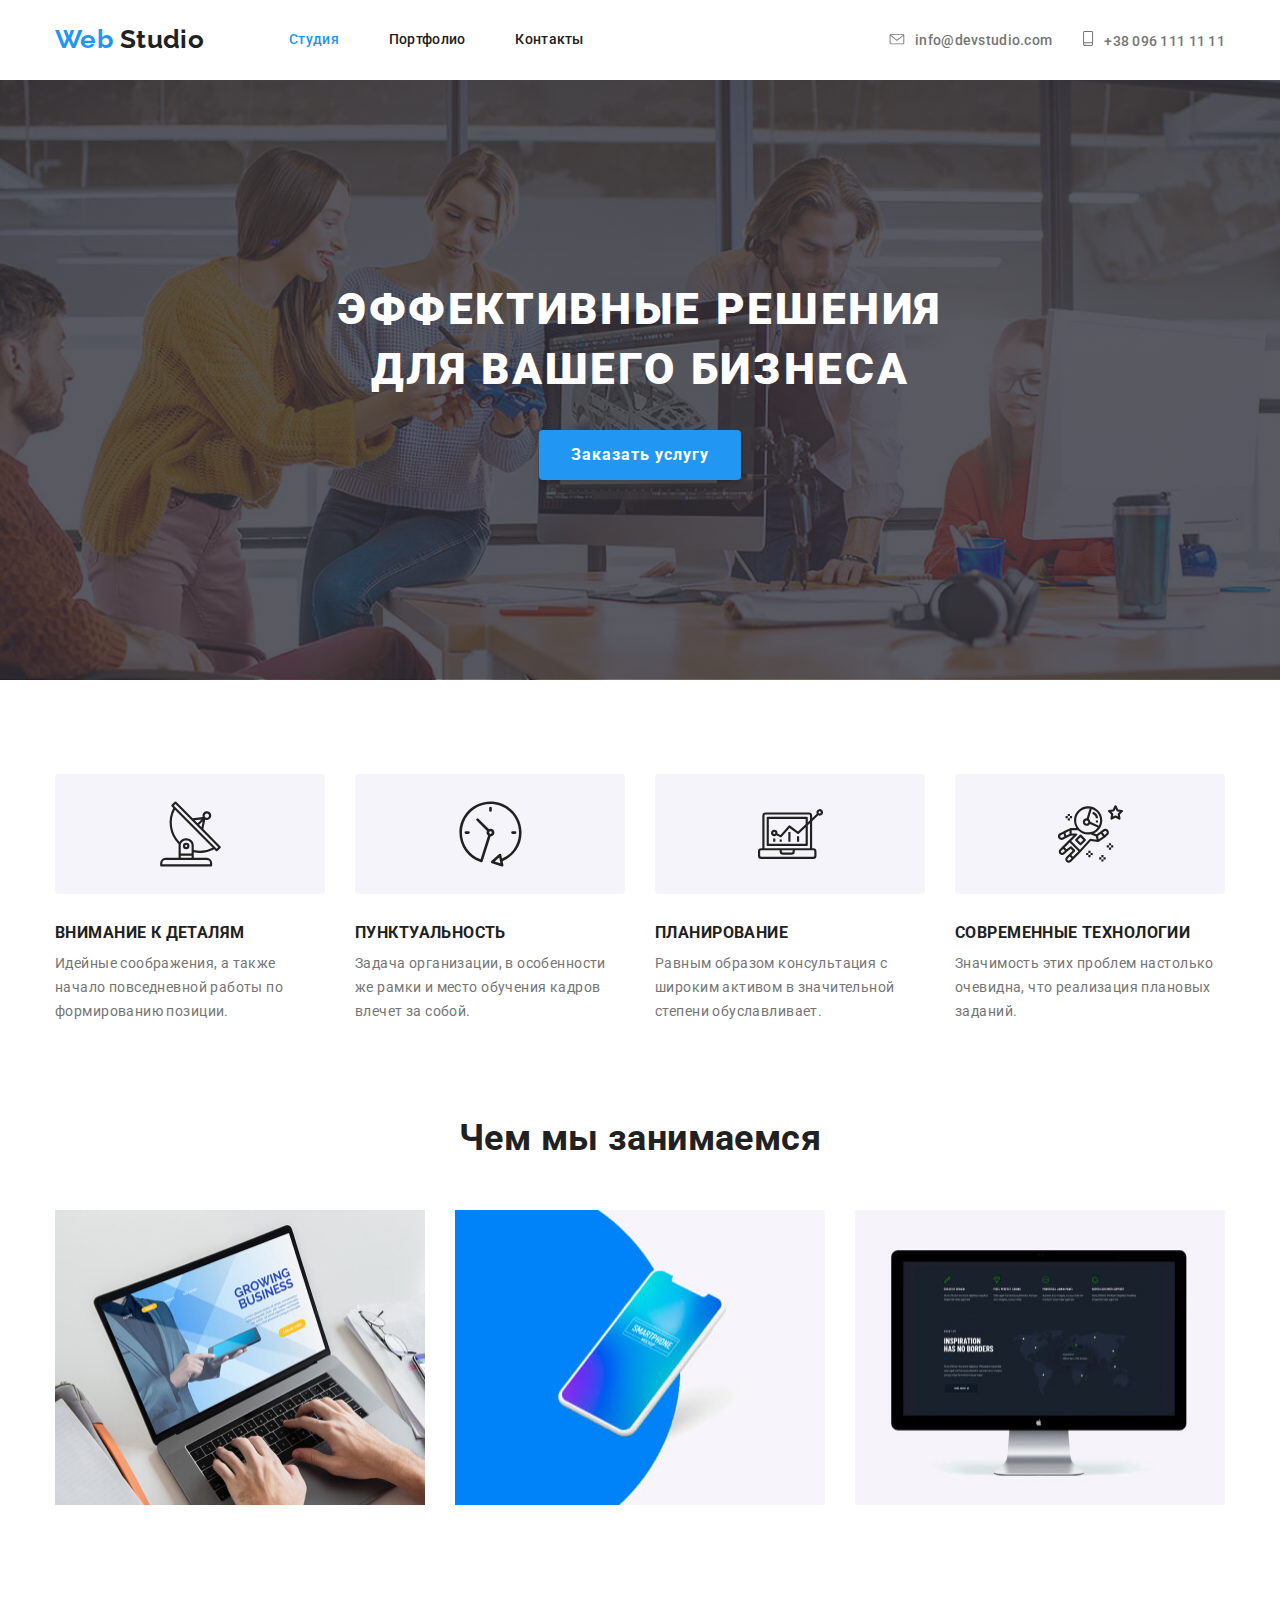
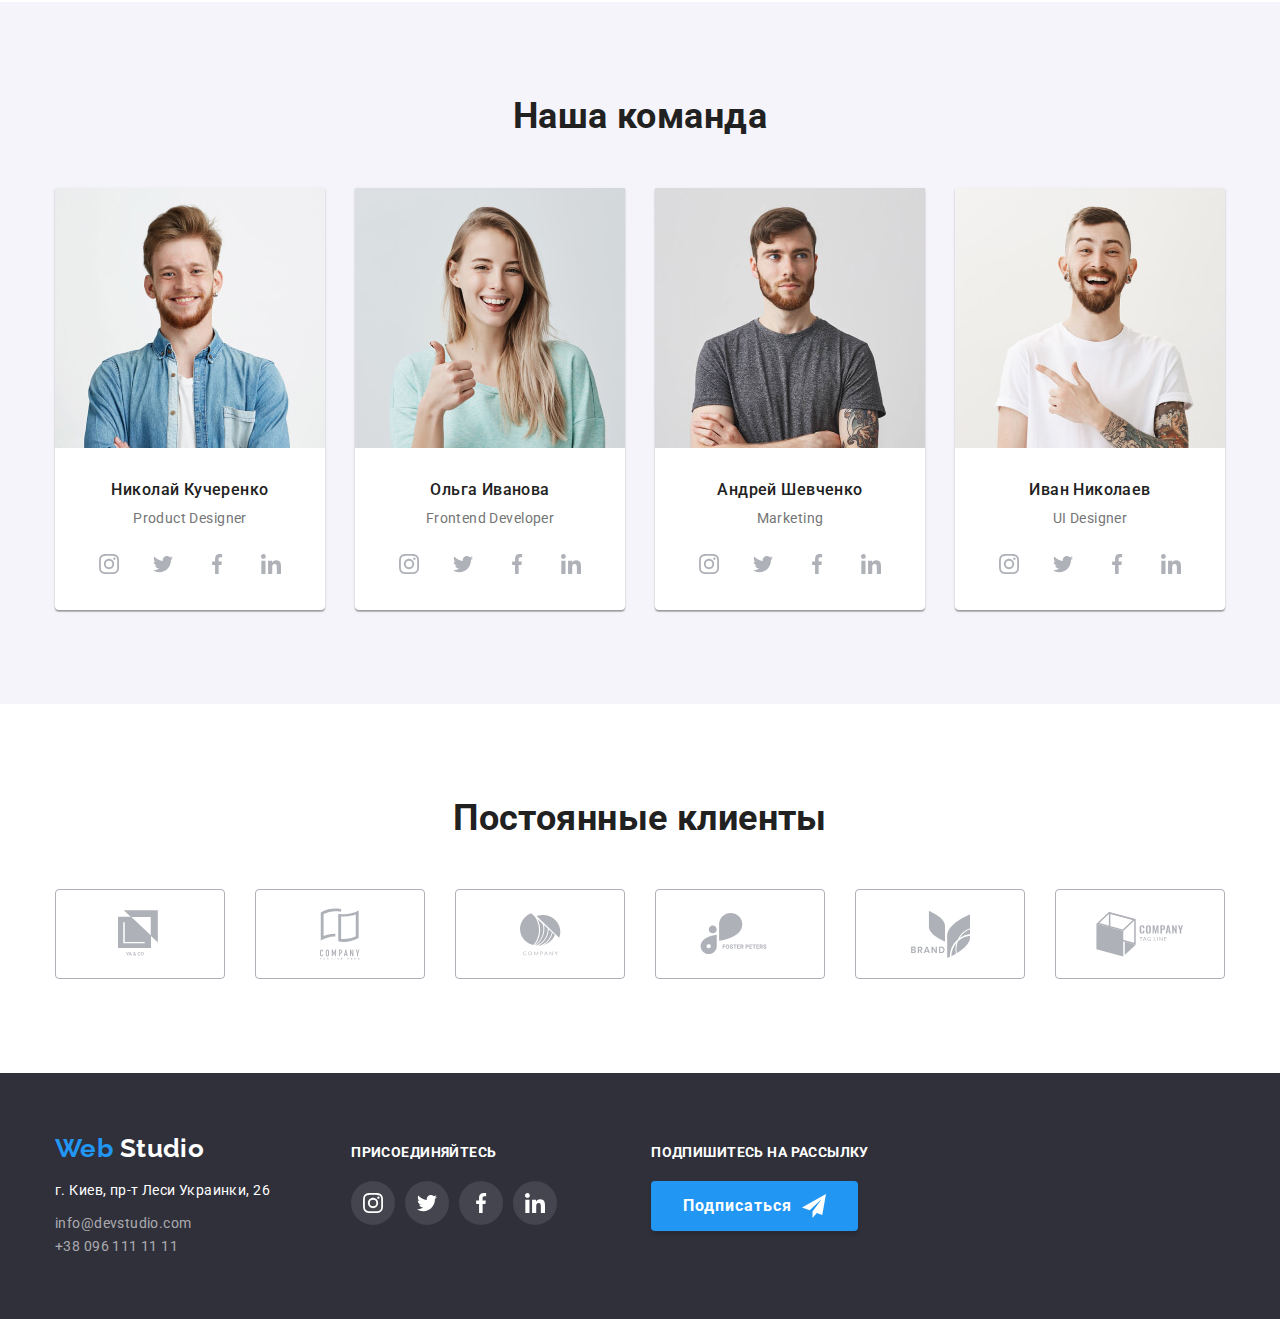
<file: index.html>
<!DOCTYPE html>
<html lang="ru">
  <head>
    <meta charset="UTF-8" />
    <meta name="viewport" content="width=device-width, initial-scale=1.0" />
    <link
      href="https://fonts.googleapis.com/css2?family=Raleway:wght@700&family=Roboto:wght@400;500;700;900&display=swap"
      rel="stylesheet"
    />
    <link rel="stylesheet" href="./css/normalize.css" />
    <link rel="stylesheet" href="./css/style.css" />
    <title>Web Studio</title>
  </head>
  <body>
    <!-- Шапка сайта -->
    <header class="header">
      <div class="container">
        <nav class="navigation">
          <a href="./index.html" lang="en" class="logo"
            >Web <span class="up">Studio</span></a
          >
          <ul class="site-nav list">
            <li class="site-nav-item">
              <a href="./index.html" class="link current">Студия</a>
            </li>
            <li class="site-nav-item">
              <a href="./portfolio.html" class="link">Портфолио</a>
            </li>
            <li class="site-nav-item"><a href="" class="link">Контакты</a></li>
          </ul>
        </nav>
        <ul class="contacts list">
          <li class="contacts-item">
            <a href="mailto:info@devstudio.com" class="link"
              ><svg class="contacts-icon" width="16" height="11">
                <use
                  href="./images/main-page/sprite.svg#icon-envelope"
                ></use></svg
              >info@devstudio.com</a
            >
          </li>
          <li class="contacts-item">
            <a href="tel:+380961111111" class="link"
              ><svg class="contacts-icon" width="12" height="15">
                <use
                  href="./images/main-page/sprite.svg#icon-smartphone"
                ></use></svg
              >+38 096 111 11 11</a
            >
          </li>
        </ul>
      </div>
    </header>
    <main>
      <!-- Герой -->
      <section class="hero">
        <div class="container">
          <h1 class="hero-title">Эффективные решения для вашего бизнеса</h1>
          <button class="hero-button" type="button">Заказать услугу</button>
        </div>
      </section>
      <!-- Преимущества -->
      <section class="section">
        <div class="container">
          <h2 hidden class="section-title">Наши преимущества</h2>
          <ul class="advantages list">
            <li class="advantages-list">
              <div class="advantages-image">
                <svg class="advantages-icon">
                  <use href="./images/main-page/sprite.svg#icon-antenna"></use>
                </svg>
              </div>
              <h3 class="advantages-title">Внимание к деталям</h3>
              <p class="advantages-item">
                Идейные соображения, а также начало повседневной работы по
                формированию позиции.
              </p>
            </li>
            <li class="advantages-list">
              <div class="advantages-image">
                <svg class="advantages-icon">
                  <use href="./images/main-page/sprite.svg#icon-clock"></use>
                </svg>
              </div>
              <h3 class="advantages-title">Пунктуальность</h3>
              <p class="advantages-item">
                Задача организации, в особенности же рамки и место обучения
                кадров влечет за собой.
              </p>
            </li>
            <li class="advantages-list">
              <div class="advantages-image">
                <svg class="advantages-icon">
                  <use href="./images/main-page/sprite.svg#icon-diagram"></use>
                </svg>
              </div>
              <h3 class="advantages-title">Планирование</h3>
              <p class="advantages-item">
                Равным образом консультация с широким активом в значительной
                степени обуславливает.
              </p>
            </li>
            <li class="advantages-list">
              <div class="advantages-image">
                <svg class="advantages-icon">
                  <use
                    href="./images/main-page/sprite.svg#icon-astronaut"
                  ></use>
                </svg>
              </div>
              <h3 class="advantages-title">Современные технологии</h3>
              <p class="advantages-item">
                Значимость этих проблем настолько очевидна, что реализация
                плановых заданий.
              </p>
            </li>
          </ul>
        </div>
      </section>
      <!-- Чем мы занимаемся -->
      <section class="section section-service">
        <div class="container">
          <h2 class="section-title">Чем мы занимаемся</h2>
          <ul class="service list">
            <li class="service-list">
              <img
                src="./images/main-page/laptop.jpg"
                alt="ноутбук"
                width="370"
                height="295"
              />
              <!-- <p class="service-item">Десктопные приложения</p> -->
            </li>
            <li class="service-list">
              <img
                src="./images/main-page/mobile.jpg"
                alt="мобильный телефон"
                width="370"
                height="295"
              />
              <!-- <p class="service-item">Мобильные приложения</p> -->
            </li>
            <li class="service-list">
              <img
                src="./images/main-page/computer.jpg"
                alt="экран монитора"
                width="370"
                height="295"
              />
              <!-- <p class="service-item">Дизайнерские решения</p> -->
            </li>
          </ul>
        </div>
      </section>
      <!-- Наша команда -->
      <section class="section section-team">
        <div class="container">
          <h2 class="section-title">Наша команда</h2>
          <ul class="team list">
            <li class="team-list">
              <img
                src="./images/main-page/team-1.jpg"
                alt="фото Николая Кучеренко"
                width="270"
                height="260"
              />
              <h3 class="team-name">Николай Кучеренко</h3>
              <p class="team-position">Product Designer</p>
              <ul class="social list">
                <li class="social-link">
                  <a href="" class="link" aria-label="Сссылка на Instagram"
                    ><svg class="social-icon">
                      <use
                        href="./images/main-page/sprite.svg#icon-instagram"
                      ></use>
                    </svg>
                  </a>
                </li>
                <li class="social-link">
                  <a href="" class="link" aria-label="Сссылка на Twitter"
                    ><svg class="social-icon">
                      <use
                        href="./images/main-page/sprite.svg#icon-twitter"
                      ></use>
                    </svg>
                  </a>
                </li>
                <li class="social-link">
                  <a href="" class="link" aria-label="Сссылка на Facebook"
                    ><svg class="social-icon">
                      <use
                        href="./images/main-page/sprite.svg#icon-facebook"
                      ></use>
                    </svg>
                  </a>
                </li>
                <li class="social-link">
                  <a href="" class="link" aria-label="Сссылка на LinkedIn"
                    ><svg class="social-icon">
                      <use
                        href="./images/main-page/sprite.svg#icon-linkedin"
                      ></use>
                    </svg>
                  </a>
                </li>
              </ul>
            </li>
            <li class="team-list">
              <img
                src="./images/main-page/team-2.jpg"
                alt="фото Ольга Иванова"
                width="270"
                height="260"
              />
              <h3 class="team-name">Ольга Иванова</h3>
              <p class="team-position">Frontend Developer</p>
              <ul class="social list">
                <li class="social-link">
                  <a href="" class="link" aria-label="Сссылка на Instagram"
                    ><svg class="social-icon">
                      <use
                        href="./images/main-page/sprite.svg#icon-instagram"
                      ></use>
                    </svg>
                  </a>
                </li>
                <li class="social-link">
                  <a href="" class="link" aria-label="Сссылка на Twitter"
                    ><svg class="social-icon">
                      <use
                        href="./images/main-page/sprite.svg#icon-twitter"
                      ></use>
                    </svg>
                  </a>
                </li>
                <li class="social-link">
                  <a href="" class="link" aria-label="Сссылка на Facebook"
                    ><svg class="social-icon">
                      <use
                        href="./images/main-page/sprite.svg#icon-facebook"
                      ></use>
                    </svg>
                  </a>
                </li>
                <li class="social-link">
                  <a href="" class="link" aria-label="Сссылка на LinkedIn"
                    ><svg class="social-icon">
                      <use
                        href="./images/main-page/sprite.svg#icon-linkedin"
                      ></use>
                    </svg>
                  </a>
                </li>
              </ul>
            </li>
            <li class="team-list">
              <img
                src="./images/main-page/team-3.jpg"
                alt="фото Андрей Шевченко"
                width="270"
                height="260"
              />
              <h3 class="team-name">Андрей Шевченко</h3>
              <p class="team-position">Marketing</p>
              <ul class="social list">
                <li class="social-link">
                  <a href="" class="link" aria-label="Сссылка на Instagram"
                    ><svg class="social-icon">
                      <use
                        href="./images/main-page/sprite.svg#icon-instagram"
                      ></use>
                    </svg>
                  </a>
                </li>
                <li class="social-link">
                  <a href="" class="link" aria-label="Сссылка на Twitter"
                    ><svg class="social-icon">
                      <use
                        href="./images/main-page/sprite.svg#icon-twitter"
                      ></use>
                    </svg>
                  </a>
                </li>
                <li class="social-link">
                  <a href="" class="link" aria-label="Сссылка на Facebook"
                    ><svg class="social-icon">
                      <use
                        href="./images/main-page/sprite.svg#icon-facebook"
                      ></use>
                    </svg>
                  </a>
                </li>
                <li class="social-link">
                  <a href="" class="link" aria-label="Сссылка на LinkedIn"
                    ><svg class="social-icon">
                      <use
                        href="./images/main-page/sprite.svg#icon-linkedin"
                      ></use>
                    </svg>
                  </a>
                </li>
              </ul>
            </li>
            <li class="team-list">
              <img
                src="./images/main-page/team-4.jpg"
                alt="фото Иван Николаев"
                width="270"
                height="260"
              />
              <h3 class="team-name">Иван Николаев</h3>
              <p class="team-position">UI Designer</p>
              <ul class="social list">
                <li class="social-link">
                  <a href="" class="link" aria-label="Сссылка на Instagram"
                    ><svg class="social-icon">
                      <use
                        href="./images/main-page/sprite.svg#icon-instagram"
                      ></use>
                    </svg>
                  </a>
                </li>
                <li class="social-link">
                  <a href="" class="link" aria-label="Сссылка на Twitter"
                    ><svg class="social-icon">
                      <use
                        href="./images/main-page/sprite.svg#icon-twitter"
                      ></use>
                    </svg>
                  </a>
                </li>
                <li class="social-link">
                  <a href="" class="link" aria-label="Сссылка на Facebook"
                    ><svg class="social-icon">
                      <use
                        href="./images/main-page/sprite.svg#icon-facebook"
                      ></use>
                    </svg>
                  </a>
                </li>
                <li class="social-link">
                  <a href="" class="link" aria-label="Сссылка на LinkedIn"
                    ><svg class="social-icon">
                      <use
                        href="./images/main-page/sprite.svg#icon-linkedin"
                      ></use>
                    </svg>
                  </a>
                </li>
              </ul>
            </li>
          </ul>
        </div>
      </section>
      <!-- Постоянные клиенты -->
      <section class="section">
        <div class="container">
          <h2 class="section-title">Постоянные клиенты</h2>
          <ul class="client list">
            <li class="client-list">
              <a
                class="client-list-link"
                href=""
                aria-label="Ссылка на клиент 1"
              >
                <svg class="client-icon" width="44" height="49">
                  <use
                    href="./images/main-page/sprite.svg#icon-logo1"
                  ></use></svg
              ></a>
            </li>
            <li class="client-list">
              <a
                class="client-list-link"
                href=""
                aria-label="Ссылка на клиент 2"
              >
                <svg class="client-icon" width="40" height="52">
                  <use
                    href="./images/main-page/sprite.svg#icon-logo2"
                  ></use></svg
              ></a>
            </li>
            <li class="client-list">
              <a
                class="client-list-link"
                href=""
                aria-label="Ссылка на клиент 3"
              >
                <svg class="client-icon" width="41" height="43">
                  <use
                    href="./images/main-page/sprite.svg#icon-logo3"
                  ></use></svg
              ></a>
            </li>
            <li class="client-list">
              <a
                class="client-list-link"
                href=""
                aria-label="Ссылка на клиент 4"
              >
                <svg class="client-icon" width="80" height="42">
                  <use
                    href="./images/main-page/sprite.svg#icon-logo4"
                  ></use></svg
              ></a>
            </li>
            <li class="client-list">
              <a
                class="client-list-link"
                href=""
                aria-label="Ссылка на клиент 5"
                ><svg class="client-icon" width="59" height="47">
                  <use
                    href="./images/main-page/sprite.svg#icon-logo5"
                  ></use></svg
              ></a>
            </li>
            <li class="client-list">
              <a
                class="client-list-link"
                href=""
                aria-label="Ссылка на клиент 6"
                ><svg class="client-icon" width="88" height="45">
                  <use
                    href="./images/main-page/sprite.svg#icon-logo6"
                  ></use></svg
              ></a>
            </li>
          </ul>
        </div>
      </section>
    </main>
    <footer class="footer">
      <div class="container">
        <div class="footer-address">
          <a href="./index.html" lang="en" class="logo"
            >Web <span class="down">Studio</span></a
          >
          <address class="address">
            <p>г. Киев, пр-т Леси Украинки, 26</p>
            <a href="mailto:info@devstudio.com">info@devstudio.com</a><br />
            <a href="tel:+380961111111">+38 096 111 11 11</a>
          </address>
        </div>
        <div class="footer-join-us">
          <b class="join-us">Присоединяйтесь</b>
          <ul class="social list">
            <li class="social-link">
              <a href="" class="link" aria-label="Сссылка на Instagram"
                ><svg class="social-icon">
                  <use
                    href="./images/main-page/sprite.svg#icon-instagram"
                  ></use>
                </svg>
              </a>
            </li>
            <li class="social-link">
              <a href="" class="link" aria-label="Сссылка на Twitter"
                ><svg class="social-icon">
                  <use href="./images/main-page/sprite.svg#icon-twitter"></use>
                </svg>
              </a>
            </li>
            <li class="social-link">
              <a href="" class="link" aria-label="Сссылка на Facebook"
                ><svg class="social-icon">
                  <use href="./images/main-page/sprite.svg#icon-facebook"></use>
                </svg>
              </a>
            </li>
            <li class="social-link">
              <a href="" class="link" aria-label="Сссылка на LinkedIn"
                ><svg class="social-icon">
                  <use href="./images/main-page/sprite.svg#icon-linkedin"></use>
                </svg>
              </a>
            </li>
          </ul>
        </div>
        <div class="footer-sign-us">
          <b class="join-us">Подпишитесь на рассылку</b>
          <button class="footer-button" type="button">
            Подписаться<svg class="footer-icon-send">
              <use href="./images/main-page/sprite.svg#icon-icon-send"></use>
            </svg>
          </button>
        </div>
      </div>
    </footer>
  </body>
</html>
</file>
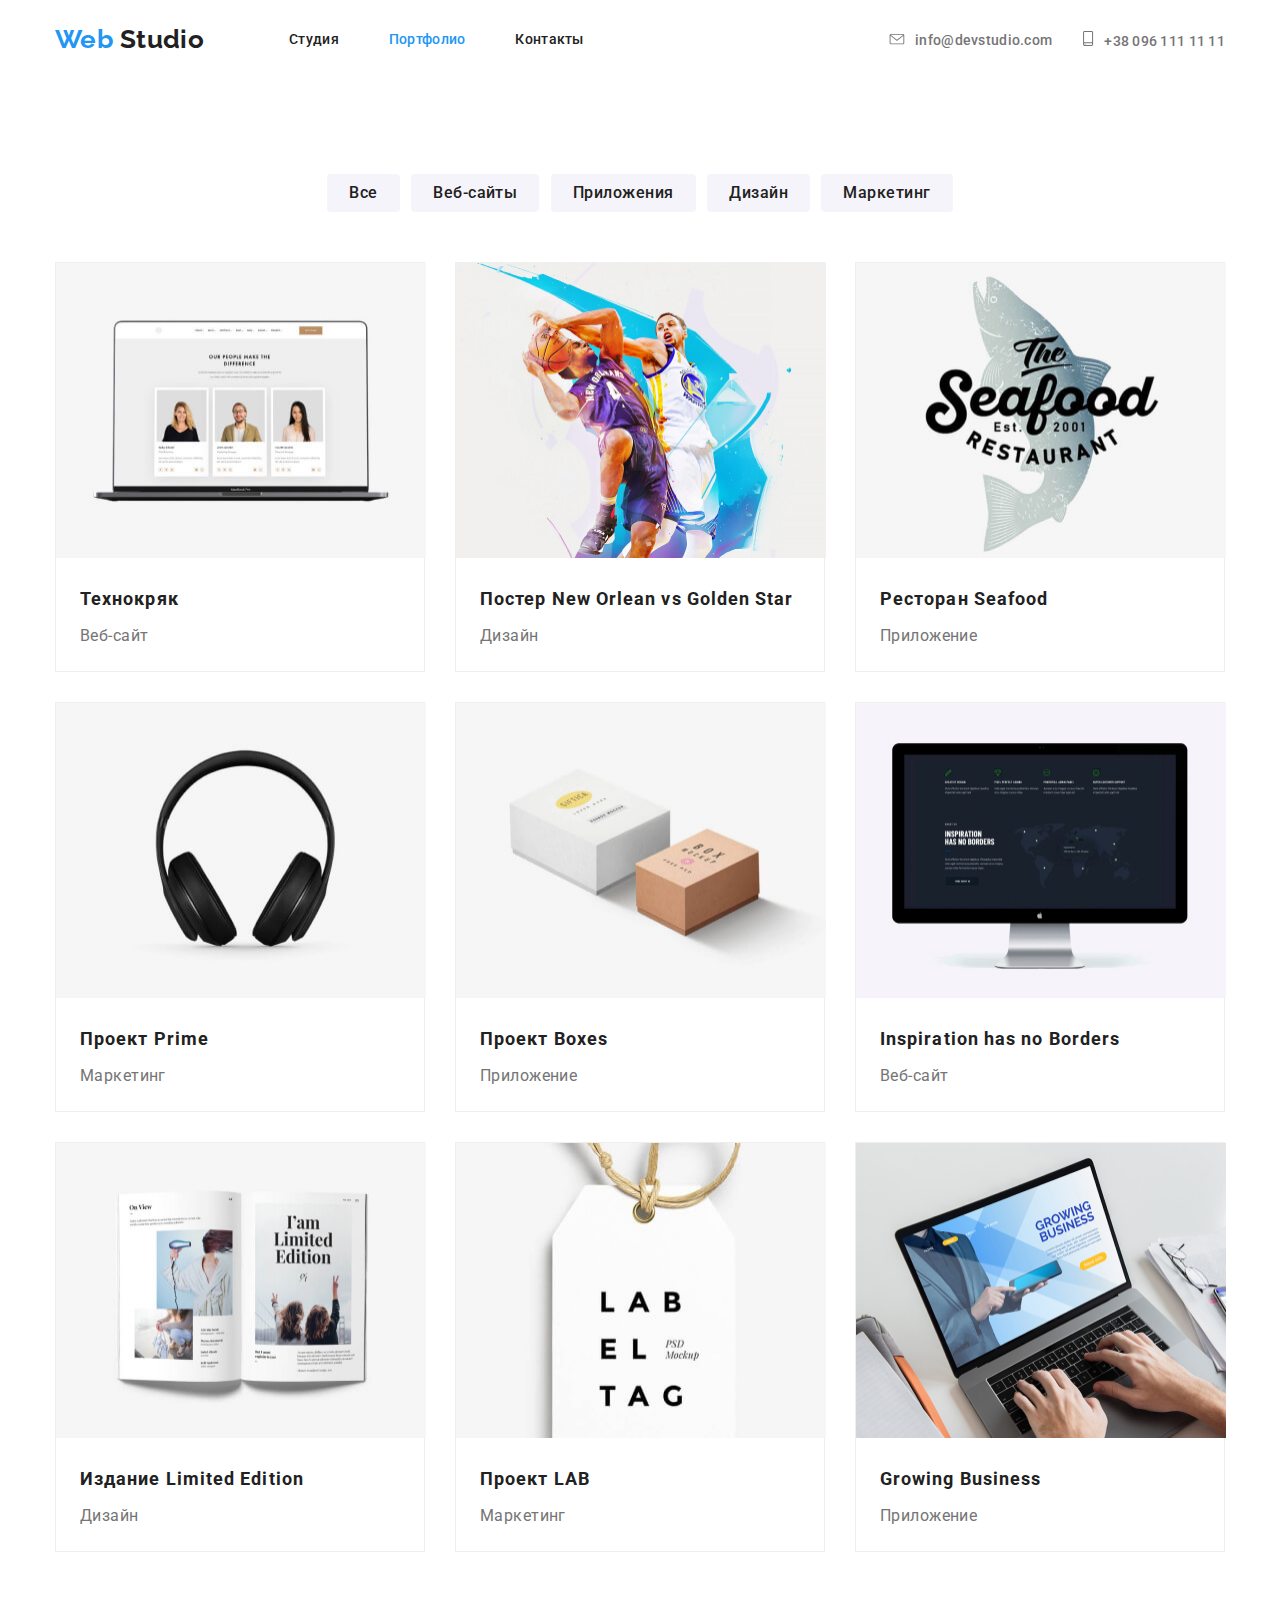
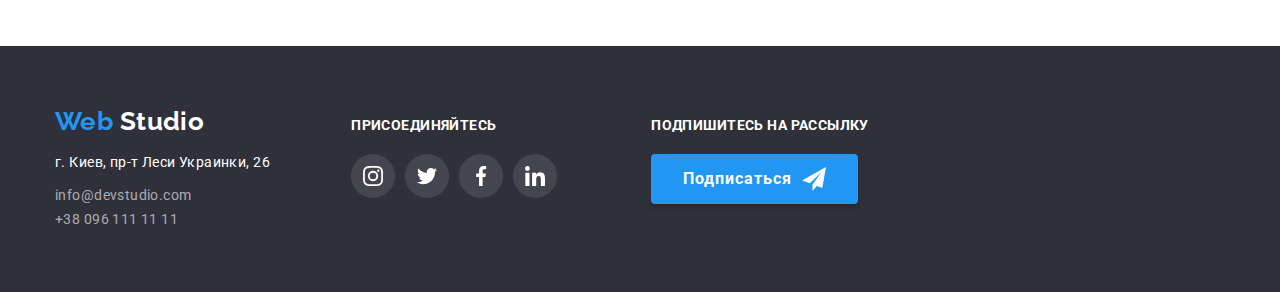
<file: portfolio.html>
<!DOCTYPE html>
<html lang="ru">
  <head>
    <meta charset="UTF-8" />
    <meta name="viewport" content="width=device-width, initial-scale=1.0" />
    <link
      href="https://fonts.googleapis.com/css2?family=Raleway:wght@700&family=Roboto:wght@400;500;700;900&display=swap"
      rel="stylesheet"
    />
    <link rel="stylesheet" href="./css/normalize.css" />
    <link rel="stylesheet" href="./css/style.css" />
    <title>Web Studio</title>
  </head>
  <body>
    <!-- Шапка сайта -->
    <header class="header">
      <div class="container">
        <nav class="navigation">
          <a href="./index.html" lang="en" class="logo"
            >Web <span class="up">Studio</span></a
          >
          <ul class="site-nav list">
            <li class="site-nav-item">
              <a href="./index.html" class="link">Студия</a>
            </li>
            <li class="site-nav-item">
              <a href="./portfolio.html" class="link current">Портфолио</a>
            </li>
            <li class="site-nav-item"><a href="" class="link">Контакты</a></li>
          </ul>
        </nav>
        <ul class="contacts list">
          <li class="contacts-item">
            <a href="mailto:info@devstudio.com" class="link"
              ><svg class="contacts-icon" width="16" height="11">
                <use
                  href="./images/main-page/sprite.svg#icon-envelope"
                ></use></svg
              >info@devstudio.com</a
            >
          </li>
          <li class="contacts-item">
            <a href="tel:+380961111111" class="link"
              ><svg class="contacts-icon" width="12" height="15">
                <use
                  href="./images/main-page/sprite.svg#icon-smartphone"
                ></use></svg
              >+38 096 111 11 11</a
            >
          </li>
        </ul>
      </div>
    </header>
    <main>
      <!-- Работы -->
      <section class="section">
        <div class="container">
          <h1 hidden>Наши работы</h1>
          <div class="filters">
            <button class="portfolio-button" type="button">Все</button>
            <button class="portfolio-button" type="button">Веб-сайты</button>
            <button class="portfolio-button" type="button">Приложения</button>
            <button class="portfolio-button" type="button">Дизайн</button>
            <button class="portfolio-button" type="button">Маркетинг</button>
          </div>
          <ul class="portfolio list">
            <li class="portfolio-item">
              <a href=""
                ><img
                  src="./images/portfolio-page/img-1.jpg"
                  alt="открытый сайт на ноутбуке"
                  width="370"
                  height="295"
                />
                <h2 class="portfolio-title">Технокряк</h2>
                <p class="portfolio-project">Веб-сайт</p>
                <!-- <p class="portfolio-description">
                  Технокряк это современная площадка распространения
                  коронавируса. Компании используют эту платформу для цифрового
                  шпионажа и атак на защищённые сервера конкурентов.
                </p> -->
              </a>
            </li>
            <li class="portfolio-item">
              <a href=""
                ><img
                  src="./images/portfolio-page/img-2.jpg"
                  alt="два баскетболиста"
                  width="370"
                  height="295"
                />
                <h2 class="portfolio-title">
                  Постер <span lang="en"> New Orlean vs Golden Star</span>
                </h2>
                <p class="portfolio-project">Дизайн</p>
                <!-- <p class="portfolio-description">
                  Технокряк это современная площадка распространения
                  коронавируса. Компании используют эту платформу для цифрового
                  шпионажа и атак на защищённые сервера конкурентов.
                </p> -->
              </a>
            </li>
            <li class="portfolio-item">
              <a href=""
                ><img
                  src="./images/portfolio-page/img-3.jpg"
                  alt="логотип ресторана морепродуктов"
                  width="370"
                  height="295"
                />
                <h2 class="portfolio-title">
                  Ресторан <span lang="en">Seafood</span>
                </h2>
                <p class="portfolio-project">Приложение</p>
                <!-- <p class="portfolio-description">
                  Технокряк это современная площадка распространения
                  коронавируса. Компании используют эту платформу для цифрового
                  шпионажа и атак на защищённые сервера конкурентов.
                </p> -->
              </a>
            </li>
            <li class="portfolio-item">
              <a href=""
                ><img
                  src="./images/portfolio-page/img-4.jpg"
                  alt="наушники"
                  width="370"
                  height="295"
                />
                <h2 class="portfolio-title">
                  Проект <span lang="en">Prime</span>
                </h2>
                <p class="portfolio-project">Маркетинг</p>
                <!-- <p class="portfolio-description">
                  Технокряк это современная площадка распространения
                  коронавируса. Компании используют эту платформу для цифрового
                  шпионажа и атак на защищённые сервера конкурентов.
                </p> -->
              </a>
            </li>
            <li class="portfolio-item">
              <a href=""
                ><img
                  src="./images/portfolio-page/img-5.jpg"
                  alt="две коробочки"
                  width="370"
                  height="295"
                />
                <h2 class="portfolio-title">
                  Проект <span lang="en">Boxes</span>
                </h2>
                <p class="portfolio-project">Приложение</p>
                <!-- <p class="portfolio-description">
                  Технокряк это современная площадка распространения
                  коронавируса. Компании используют эту платформу для цифрового
                  шпионажа и атак на защищённые сервера конкурентов.
                </p> -->
              </a>
            </li>
            <li class="portfolio-item">
              <a href=""
                ><img
                  src="./images/portfolio-page/img-6.jpg"
                  alt="монитор компьютера"
                  width="370"
                  height="295"
                />
                <h2 class="portfolio-title">
                  <span lang="en">Inspiration has no Borders</span>
                </h2>
                <p class="portfolio-project">Веб-сайт</p>
                <!-- <p class="portfolio-description">
                  Технокряк это современная площадка распространения
                  коронавируса. Компании используют эту платформу для цифрового
                  шпионажа и атак на защищённые сервера конкурентов.
                </p> -->
              </a>
            </li>
            <li class="portfolio-item">
              <a href=""
                ><img
                  src="./images/portfolio-page/img-7.jpg"
                  alt="открытый журнал"
                  width="370"
                  height="295"
                />
                <h2 class="portfolio-title">
                  Издание <span lang="en">Limited Edition</span>
                </h2>
                <p class="portfolio-project">Дизайн</p>
                <!-- <p class="portfolio-description">
                  Технокряк это современная площадка распространения
                  коронавируса. Компании используют эту платформу для цифрового
                  шпионажа и атак на защищённые сервера конкурентов.
                </p> -->
              </a>
            </li>
            <li class="portfolio-item">
              <a href=""
                ><img
                  src="./images/portfolio-page/img-8.jpg"
                  alt="мокап бирка"
                  width="370"
                  height="295"
                />
                <h2 class="portfolio-title">
                  Проект <span lang="en">LAB</span>
                </h2>
                <p class="portfolio-project">Маркетинг</p>
                <!-- <p class="portfolio-description">
                  Технокряк это современная площадка распространения
                  коронавируса. Компании используют эту платформу для цифрового
                  шпионажа и атак на защищённые сервера конкурентов.
                </p> -->
              </a>
            </li>
            <li class="portfolio-item">
              <a href=""
                ><img
                  src="./images/portfolio-page/img-9.jpg"
                  alt="мужчина работает за ноутбуком"
                  width="370"
                  height="295"
                />
                <h2 class="portfolio-title">
                  <span lang="en">Growing Business</span>
                </h2>
                <p class="portfolio-project">Приложение</p>
                <!-- <p class="portfolio-description">
                  Технокряк это современная площадка распространения
                  коронавируса. Компании используют эту платформу для цифрового
                  шпионажа и атак на защищённые сервера конкурентов.
                </p> -->
              </a>
            </li>
          </ul>
        </div>
      </section>
    </main>
    <footer class="footer">
      <div class="container">
        <div class="footer-address">
          <a href="./index.html" lang="en" class="logo"
            >Web <span class="down">Studio</span></a
          >
          <address class="address">
            <p>г. Киев, пр-т Леси Украинки, 26</p>
            <a href="mailto:info@devstudio.com">info@devstudio.com</a><br />
            <a href="tel:+380961111111">+38 096 111 11 11</a>
          </address>
        </div>
        <div class="footer-join-us">
          <b class="join-us">Присоединяйтесь</b>
          <ul class="social list">
            <li class="social-link">
              <a href="" class="link" aria-label="Сссылка на Instagram"
                ><svg class="social-icon">
                  <use
                    href="../images/main-page/sprite.svg#icon-instagram"
                  ></use>
                </svg>
              </a>
            </li>
            <li class="social-link">
              <a href="" class="link" aria-label="Сссылка на Twitter"
                ><svg class="social-icon">
                  <use href="../images/main-page/sprite.svg#icon-twitter"></use>
                </svg>
              </a>
            </li>
            <li class="social-link">
              <a href="" class="link" aria-label="Сссылка на Facebook"
                ><svg class="social-icon">
                  <use
                    href="../images/main-page/sprite.svg#icon-facebook"
                  ></use>
                </svg>
              </a>
            </li>
            <li class="social-link">
              <a href="" class="link" aria-label="Сссылка на LinkedIn"
                ><svg class="social-icon">
                  <use
                    href="../images/main-page/sprite.svg#icon-linkedin"
                  ></use>
                </svg>
              </a>
            </li>
          </ul>
        </div>
        <div class="footer-sign-us">
          <b class="join-us">Подпишитесь на рассылку</b>
          <button class="footer-button" type="button">
            Подписаться<svg class="footer-icon-send">
              <use href="../images/main-page/sprite.svg#icon-icon-send"></use>
            </svg>
          </button>
        </div>
      </div>
    </footer>
  </body>
</html>
</file>
<file: css/style.css>
:root {
  --primary-title-color: #212121;
  --grey-text-color: #757575;
  --white-text-color: #ffffff;
  --accent-text-color: #2196f3;
}
html {
  box-sizing: border-box;
}

*,
*::before,
*::after {
  box-sizing: inherit;
}

.container {
  width: 1200px;
  padding-left: 15px;
  padding-right: 15px;
  margin-left: auto;
  margin-right: auto;
}
body {
  background-color: #ffffff;
  color: var(--primary-title-color);
  font-family: "Roboto", sans-serif;
  letter-spacing: 0.03em;
  font-weight: 400;
  font-size: 14px;
}
/* логотип */
.logo {
  color: var(--accent-text-color);
  text-decoration: none;
  font-family: "Raleway", sans-serif;
  font-weight: 700;
  font-size: 26px;
  line-height: 1.2;
}
.logo .up {
  margin-right: 85px;
  color: var(--primary-title-color);
}
.logo .down {
  color: #ffffff;
  margin-right: 147px;
  margin-bottom: 20px;
}
.list {
  list-style: none;
  padding: 0;
  margin: 0;
}

/* site-nav */
.site-nav {
  display: flex;
}

.site-nav-item:not(:last-child) {
  margin-right: 50px;
}

.navigation {
  display: flex;
  align-items: center;
}

.contacts {
  display: flex;
  align-items: center;
}

.contacts .link {
  color: var(--grey-text-color);
  text-decoration: none;
  font-family: Roboto;
  font-weight: 500;
  line-height: 1.14;
  letter-spacing: 0.02em;
}

.contacts-item .link:hover,
.contacts-item .link:focus {
  color: var(--accent-text-color);
}
.contacts-item .link:hover,
.contacts-item .link:focus .contacts-icon {
  fill: var(--accent-text-color);
}

.contacts-icon {
  margin-right: 10px;
  fill: currentColor;
}

.contacts-item:not(:last-child) {
  margin-right: 30px;
}

.header .container {
  display: flex;
  justify-content: space-between;
}

.site-nav .link {
  display: block;
  padding-top: 32px;
  padding-bottom: 32px;
  color: inherit;
  text-decoration: none;
  font-family: Roboto;
  font-weight: 500;
  line-height: 1.14;
  letter-spacing: 0.02em;
}
.site-nav .link:hover,
.site-nav .link:focus {
  color: var(--accent-text-color);
}
.site-nav .link.current {
  color: var(--accent-text-color);
}

/* герой */
.hero-title {
  margin-top: 0;
  margin-right: auto;
  margin-bottom: 30px;
  margin-left: auto;
  width: 696px;

  color: var(--white-text-color);
  font-weight: 900;
  font-size: 44px;
  line-height: 1.36;

  letter-spacing: 0.06em;
  text-transform: uppercase;
}
.hero {
  max-width: 1600px;
  background-position: center;
  background-repeat: no-repeat;
  background-image: linear-gradient(
      rgba(47, 48, 58, 0.8),
      rgba(47, 48, 58, 0.8)
    ),
    url(../images/main-page/Header.jpg);
  padding-top: 200px;
  padding-bottom: 200px;
  margin-right: auto;
  margin-left: auto;
  text-align: center;
}

.hero-button {
  padding-top: 10px;
  padding-right: 32px;
  padding-bottom: 10px;
  padding-left: 32px;
  border-radius: 4px;
  min-width: 200px;
  box-shadow: 0px 4px 4px rgba(0, 0, 0, 0.15);
  border: transparent;
  color: var(--white-text-color);
  background-color: var(--accent-text-color);
  font-family: "Roboto", sans-serif;
  font-weight: 700;
  font-size: 16px;
  line-height: 1.87;
  text-align: center;
  letter-spacing: 0.06em;
}
.section {
  padding-top: 94px;
  padding-bottom: 94px;
}
.section-title {
  margin-top: 0;
  margin-bottom: 50px;
  font-weight: 700;
  font-size: 36px;
  line-height: 1.16;
  text-align: center;
}

/* преимущества */

.advantages .advantages-item {
  color: var(--grey-text-color);
  line-height: 1.71;
}
.advantages-title {
  margin-top: 30px;
  margin-bottom: 10px;
  font-weight: 700;
  line-height: 1.14;
  text-transform: uppercase;
}
.advantages {
  display: flex;
  justify-content: space-between;
}

.advantages-item {
  margin: 0;
}

.advantages-icon {
  display: block;
  fill: currentColor;
  width: 65px;
  height: 70px;
}

.advantages-image {
  display: flex;
  justify-content: center;
  align-items: center;
  background-color: #f5f4fa;
  width: 270px;
  height: 120px;
  border-radius: 4px;
}

.advantages-list:not(:last-child) {
  margin-right: 30px;
}

/* чем мы занимаемся */

.section-service {
  padding-top: 0;
}

.service {
  display: flex;
  justify-content: center;
}

.service-list:not(:last-child) {
  margin-right: 30px;
}
.service .service-item {
  margin: 0;
  color: var(--white-text-color);
  background-color: rgba(47, 48, 58, 0.8);
  font-weight: 700;
  line-height: 1.14;
  text-align: center;
  text-transform: uppercase;
}

/* наша команда */

.team {
  display: flex;
  justify-content: center;
}

.team-list:not(:last-child) {
  margin-right: 30px;
}
.team-list {
  text-align: center;
  width: 270px;
  background: #ffffff;
  box-shadow: 0px 2px 1px rgba(0, 0, 0, 0.2), 0px 1px 1px rgba(0, 0, 0, 0.14),
    0px 1px 3px rgba(0, 0, 0, 0.12);
  border-radius: 0px 0px 4px 4px;
}
.section-team {
  background-color: #f5f4fa;
}
.team .team-position {
  margin-top: 0in;
  margin-bottom: 16px;
  color: var(--grey-text-color);
}
.team-name {
  font-weight: 500;
  font-size: 16px;
  line-height: 1.18;
  margin-top: 30px;
  margin-bottom: 10px;
}

.social {
  display: flex;
  justify-content: center;
  margin-bottom: 24px;
}
.social-link:not(:last-child) {
  margin-right: 10px;
}
.social-icon {
  fill: #afb1b8;
  width: 20px;
  height: 20px;
}
.social-link .link {
  display: flex;
  justify-content: center;
  align-items: center;
  background-color: #ffffff;
  width: 44px;
  height: 44px;
  border-radius: 50%;
}
.social-link .link:hover,
.social-link .link:focus {
  background-color: var(--accent-text-color);
}
.social-link .link:hover .social-icon,
.social-link .link:focus .social-icon {
  fill: var(--white-text-color);
}
/* постоянные клиенты */

.client {
  display: flex;
  justify-content: center;
  align-content: center;
}
.client-list:not(:last-child) {
  margin-right: 30px;
}
.client-list-link {
  display: flex;
  justify-content: center;
  align-items: center;
  width: 170px;
  height: 90px;
  border: 1px solid #afb1b8;
  border-radius: 4px;
}
.client-icon {
  fill: #afb1b8;
}
.client-list-link:hover,
.client-list-link:focus {
  border-color: var(--accent-text-color);
}
.client-list-link:hover .client-icon,
.client-list-link:focus .client-icon {
  fill: var(--accent-text-color);
}
/* футер*/

.footer .container {
  display: flex;
  align-items: baseline;
  padding-top: 60px;
  padding-bottom: 60px;
}

.address p {
  margin-bottom: 9px;

  color: var(--white-text-color);
  line-height: 1.71;
  font-style: normal;
}
.address a {
  text-decoration: none;
  color: rgba(255, 255, 255, 0.6);
  line-height: 1.71;
  font-style: normal;
}
.address a:not(:last-child) {
  margin-bottom: 9px;
}

.footer .link {
  background-color: rgba(255, 255, 255, 0.1);
}
.footer .social-icon {
  fill: var(--white-text-color);
}
footer {
  background-color: #2f303a;
}

.footer-join-us {
  margin-right: 94px;
}

.join-us {
  display: block;
  margin-bottom: 20px;

  color: var(--white-text-color);
  font-weight: 700;
  line-height: 1.14;
  text-transform: uppercase;
}

.footer-button {
  display: flex;
  align-items: center;
  padding-top: 10px;
  padding-right: 32px;
  padding-bottom: 10px;
  padding-left: 32px;
  border-radius: 4px;
  min-width: 200px;
  box-shadow: 0px 4px 4px rgba(0, 0, 0, 0.15);
  border: transparent;
  color: var(--white-text-color);
  background-color: var(--accent-text-color);
  font-family: "Roboto", sans-serif;
  font-weight: 700;
  font-size: 16px;
  line-height: 1.87;
  text-align: center;
  letter-spacing: 0.06em;
}

.footer-icon-send {
  margin-left: 10px;
  width: 24px;
  height: 24px;
  fill: #ffffff;
}

/* портфолио */

.filters {
  text-align: center;
  margin-bottom: 50px;
}

.portfolio {
  display: flex;
  flex-wrap: wrap;
}

.portfolio-item {
  margin-right: 30px;
  margin-bottom: 30px;

  width: 370px;
  background: #ffffff;
  border: 1px solid #eeeeee;
}

.portfolio-item:hover {
  box-shadow: 1px 4px 6px rgba(0, 0, 0, 0.16), 0px 4px 4px rgba(0, 0, 0, 0.06),
    0px 1px 1px rgba(0, 0, 0, 0.12);
}

.portfolio-item:nth-child(3n) {
  margin-right: 0;
}

.portfolio-item:nth-last-child(-n + 3) {
  margin-bottom: 0;
}

.portfolio-button {
  padding-top: 6px;
  padding-right: 22px;
  padding-bottom: 6px;
  padding-left: 22px;

  font-family: Roboto;
  font-style: normal;
  font-weight: 500;
  font-size: 16px;
  line-height: 1.62;
  text-align: center;
  letter-spacing: 0.03em;

  color: var(--primary-title-color);
  background-color: #f5f4fa;
  border-radius: 4px;
  border: none;
}
.portfolio-button:not(:last-child) {
  margin-right: 8px;
}
.portfolio-button:hover,
.portfolio-button:focus {
  background-color: var(--accent-text-color);
  color: var(--white-text-color);
  border-radius: 4px;
  box-shadow: 0px 2px 2px rgba(0, 0, 0, 0.12), 0px 1px 2px rgba(0, 0, 0, 0.08),
    0px 3px 1px rgba(0, 0, 0, 0.1);
}
.portfolio a {
  text-decoration: none;
}
.portfolio-title {
  margin-top: 20px;
  margin-right: 24px;
  margin-bottom: 4px;
  margin-left: 24px;

  font-weight: 700;
  font-size: 18px;
  line-height: 2;
  letter-spacing: 0.06em;
  color: var(--primary-title-color);
}
.portfolio-project {
  margin-top: 0;
  margin-right: 24px;
  margin-bottom: 20px;
  margin-left: 24px;

  font-size: 16px;
  line-height: 1.87;
  color: var(--grey-text-color);
}
.portfolio-description {
  font-size: 18px;
  line-height: 1.56;
  color: var(--white-text-color);
  background-color: rgba(33, 150, 243, 0.9);
}
</file>
